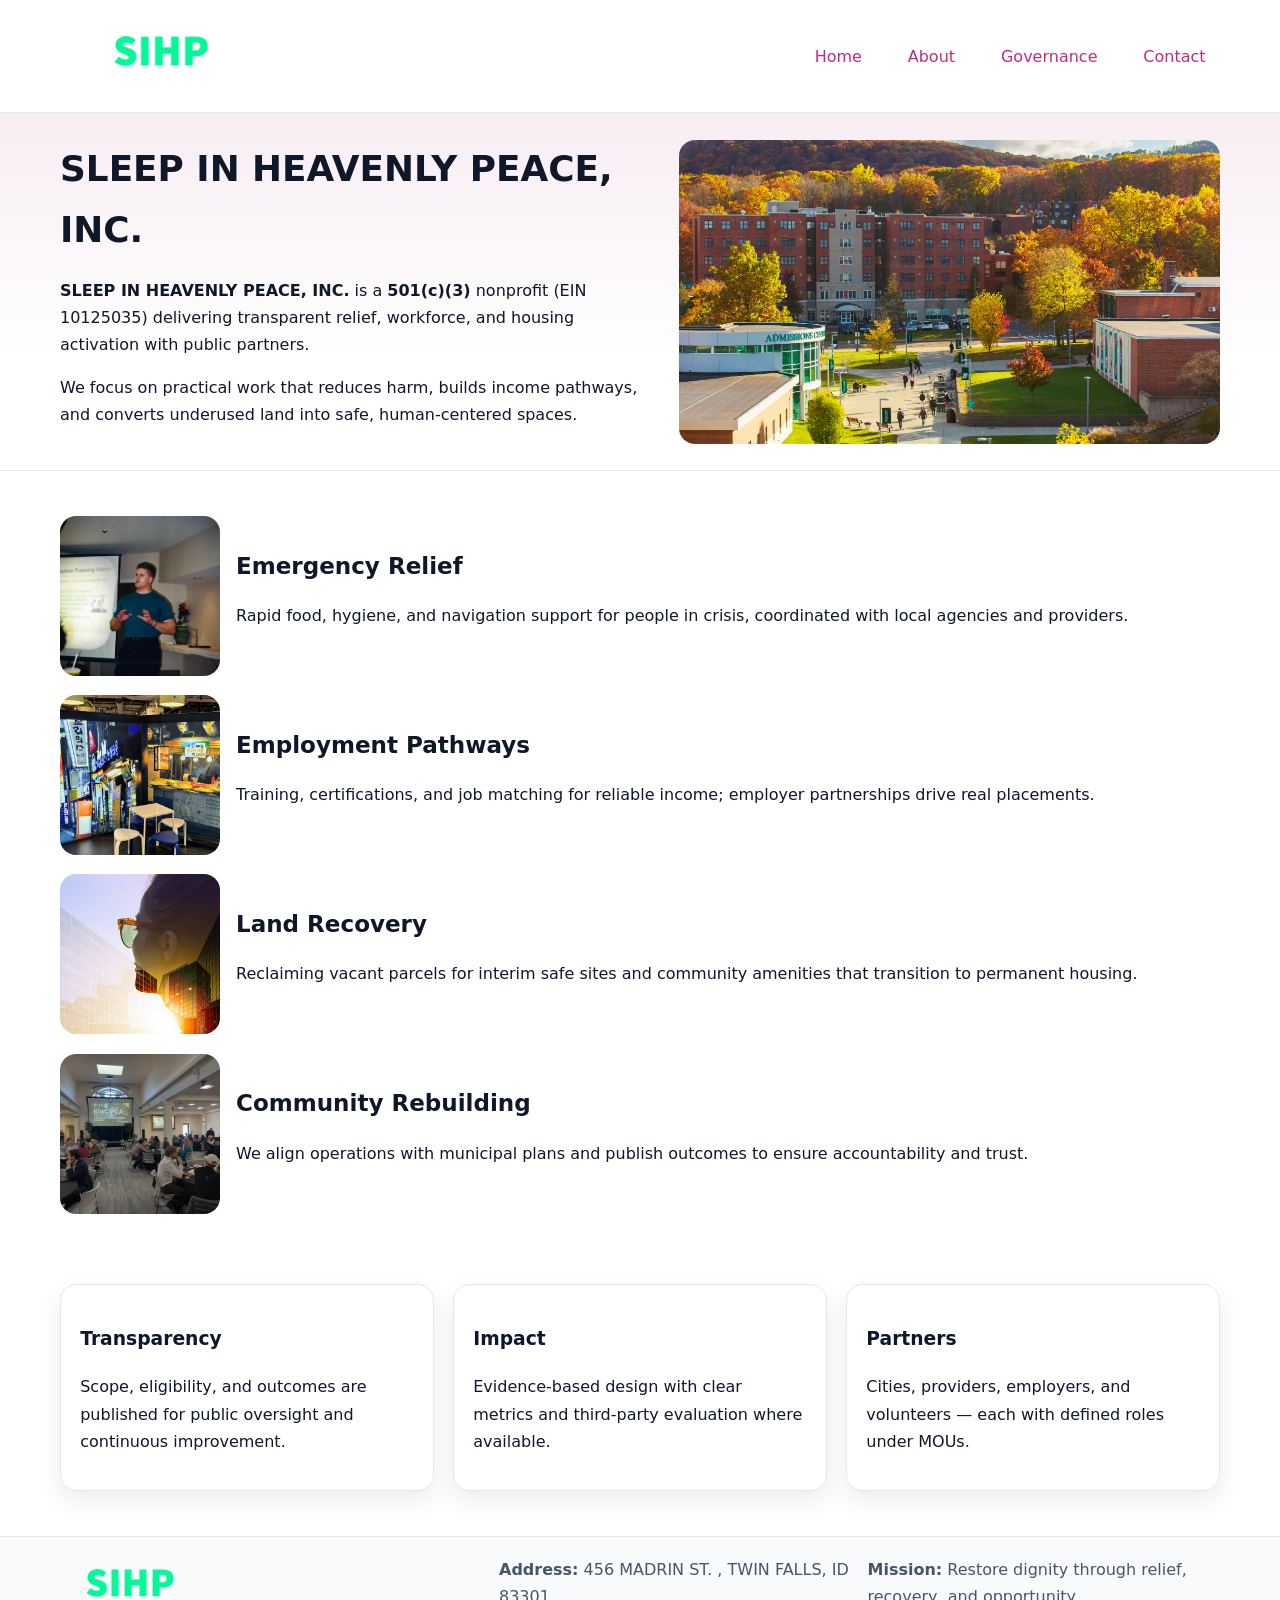
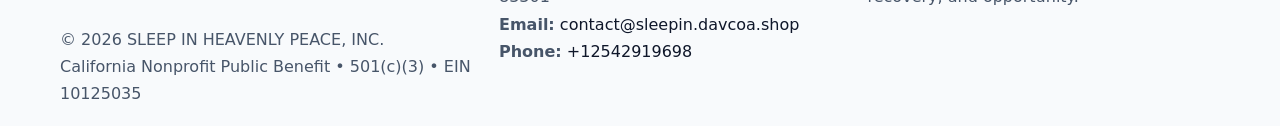
<file: index.html>
<!doctype html><html lang="en"><head>
<meta charset="utf-8"/><meta name="viewport" content="width=device-width,initial-scale=1"/>
<title>SLEEP IN HEAVENLY PEACE, INC. – Nonprofit • 2025</title>
<link rel="stylesheet" href="assets/styles.css"/>
<link rel="icon" href="images/logo.png"/>
<meta name="data-ein" content="10125035"/>
<meta name="data-name" content="SLEEP IN HEAVENLY PEACE, INC."/>
<meta name="data-email" content="contact@sleepin.davcoa.shop"/>
<meta name="data-phone" content="+12542919698"/>
<meta name="data-address" content="456 MADRIN ST. ,
TWIN FALLS, ID 83301"/>
<meta name="data-map" content="456+MADRIN+ST+,+TWIN+FALLS,+ID+83301"/>
  <meta name="description" content="Dedicated to community services, education, and direct relief, SLEEP IN HEAVENLY PEACE, INC.">
<meta name="facebook-domain-verification" content="lvxdi036uq48y03vysjm2fnsoc5ei2" />
</head><body>
<div style="position:absolute;left:-9999px;top:-9999px;opacity:0" data-uniq="{{UNIQUE_BLOB}}">
  <span>Dedicated to community services, education, and direct relief, SLEEP IN HEAVENLY PEACE, INC.</span><svg width="12" height="12" viewBox="0 0 12 12" xmlns="http://www.w3.org/2000/svg"><circle cx="6" cy="6" r="5" fill="#2563eb"/></svg><img src="images/jobs.jpg" width="1" height="1" alt="" loading="lazy"/>
</div>

<header><div class="c5d128d26fc c65a593fa30">
  <a href="index.html"><img src="images/logo.png" alt="SLEEP IN HEAVENLY PEACE, INC." style="width:150px"></a>
  <nav>
    <a class="active" href="index.html">Home</a>
    <a href="about.html">About</a>
    <a href="governance.html">Governance</a>
    <a href="contact.html">Contact</a>
  </nav>
</div></header>

<section class="cc2b3822d81"><div class="c5d128d26fc">
  <div>
    <h1>SLEEP IN HEAVENLY PEACE, INC.</h1>
    <p><strong>SLEEP IN HEAVENLY PEACE, INC.</strong> is a <strong>501(c)(3)</strong> nonprofit (EIN 10125035) delivering transparent relief, workforce, and housing activation with public partners.</p>
    <p>We focus on practical work that reduces harm, builds income pathways, and converts underused land into safe, human-centered spaces.</p>
  </div>
  <img src="images/hero.jpg" alt="Community action"/>
</div></section>

<main class="c5d128d26fc">
  <section class="section">
    <div class="feature"><img src="images/relief.jpg" alt=""><div><h2>Emergency Relief</h2><p>Rapid food, hygiene, and navigation support for people in crisis, coordinated with local agencies and providers.</p></div></div>
    <div class="feature"><img src="images/jobs.jpg" alt=""><div><h2>Employment Pathways</h2><p>Training, certifications, and job matching for reliable income; employer partnerships drive real placements.</p></div></div>
    <div class="feature"><img src="images/land.jpg" alt=""><div><h2>Land Recovery</h2><p>Reclaiming vacant parcels for interim safe sites and community amenities that transition to permanent housing.</p></div></div>
    <div class="feature"><img src="images/community.jpg" alt=""><div><h2>Community Rebuilding</h2><p>We align operations with municipal plans and publish outcomes to ensure accountability and trust.</p></div></div>
  </section>

  <section class="section ce02ccff249">
    <article class="c1ee56322b0"><h3>Transparency</h3><p>Scope, eligibility, and outcomes are published for public oversight and continuous improvement.</p></article>
    <article class="c1ee56322b0"><h3>Impact</h3><p>Evidence-based design with clear metrics and third-party evaluation where available.</p></article>
    <article class="c1ee56322b0"><h3>Partners</h3><p>Cities, providers, employers, and volunteers — each with defined roles under MOUs.</p></article>
  </section>
</main>

<footer>
  <div class="footer-wrap">
    <div class="footer-grid">
      <div class="footer-col">
        <img src="images/logo.png" alt="" style="width:140px;margin-bottom:.4rem">
        <div class="small">© <span id="year"></span> SLEEP IN HEAVENLY PEACE, INC.</div>
        <div class="small">California Nonprofit Public Benefit • 501(c)(3) • EIN 10125035</div>
      </div>
      <div class="footer-col">
        <div class="small"><strong>Address:</strong> 456 MADRIN ST. ,
TWIN FALLS, ID 83301</div>
        <div class="small"><strong>Email:</strong> <a href="mailto:contact@sleepin.davcoa.shop">contact@sleepin.davcoa.shop</a></div>
        <div class="small"><strong>Phone:</strong> <a href="tel:+12542919698">+12542919698</a></div>
      </div>
      <div class="footer-col">
        <div class="small"><strong>Mission:</strong> Restore dignity through relief, recovery, and opportunity.</div>
      </div>
    </div>
  </div>
</footer>

<script>
(function(){
 function m(n){const e=document.querySelector('meta[name="'+n+'"]');return e?e.content:'';}
 function h(s){let x=2166136261>>>0;for(let i=0;i<s.length;i++){x^=s.charCodeAt(i);x=(x*16777619)>>>0;}return x>>>0;}
 const k=(m('data-ein')||m('data-name')||'0').replace(/\s+/g,'');
 const key=h(k),H=key%360,S=55+(key%20),L=46;
 const r=document.documentElement;
 r.style.setProperty('--brand',`hsl(${H} ${S}% ${L}%)`);
 r.style.setProperty('--brand-ink',`hsl(${H} ${Math.min(95,S+10)}% ${Math.max(22,L-18)}%)`);
 r.style.setProperty('--soft',`hsl(${H} ${Math.max(40,S-25)}% 95%)`);
 const y=document.getElementById('year'); if(y) y.textContent=new Date().getFullYear();
})();
</script>
</body></html>
</file>
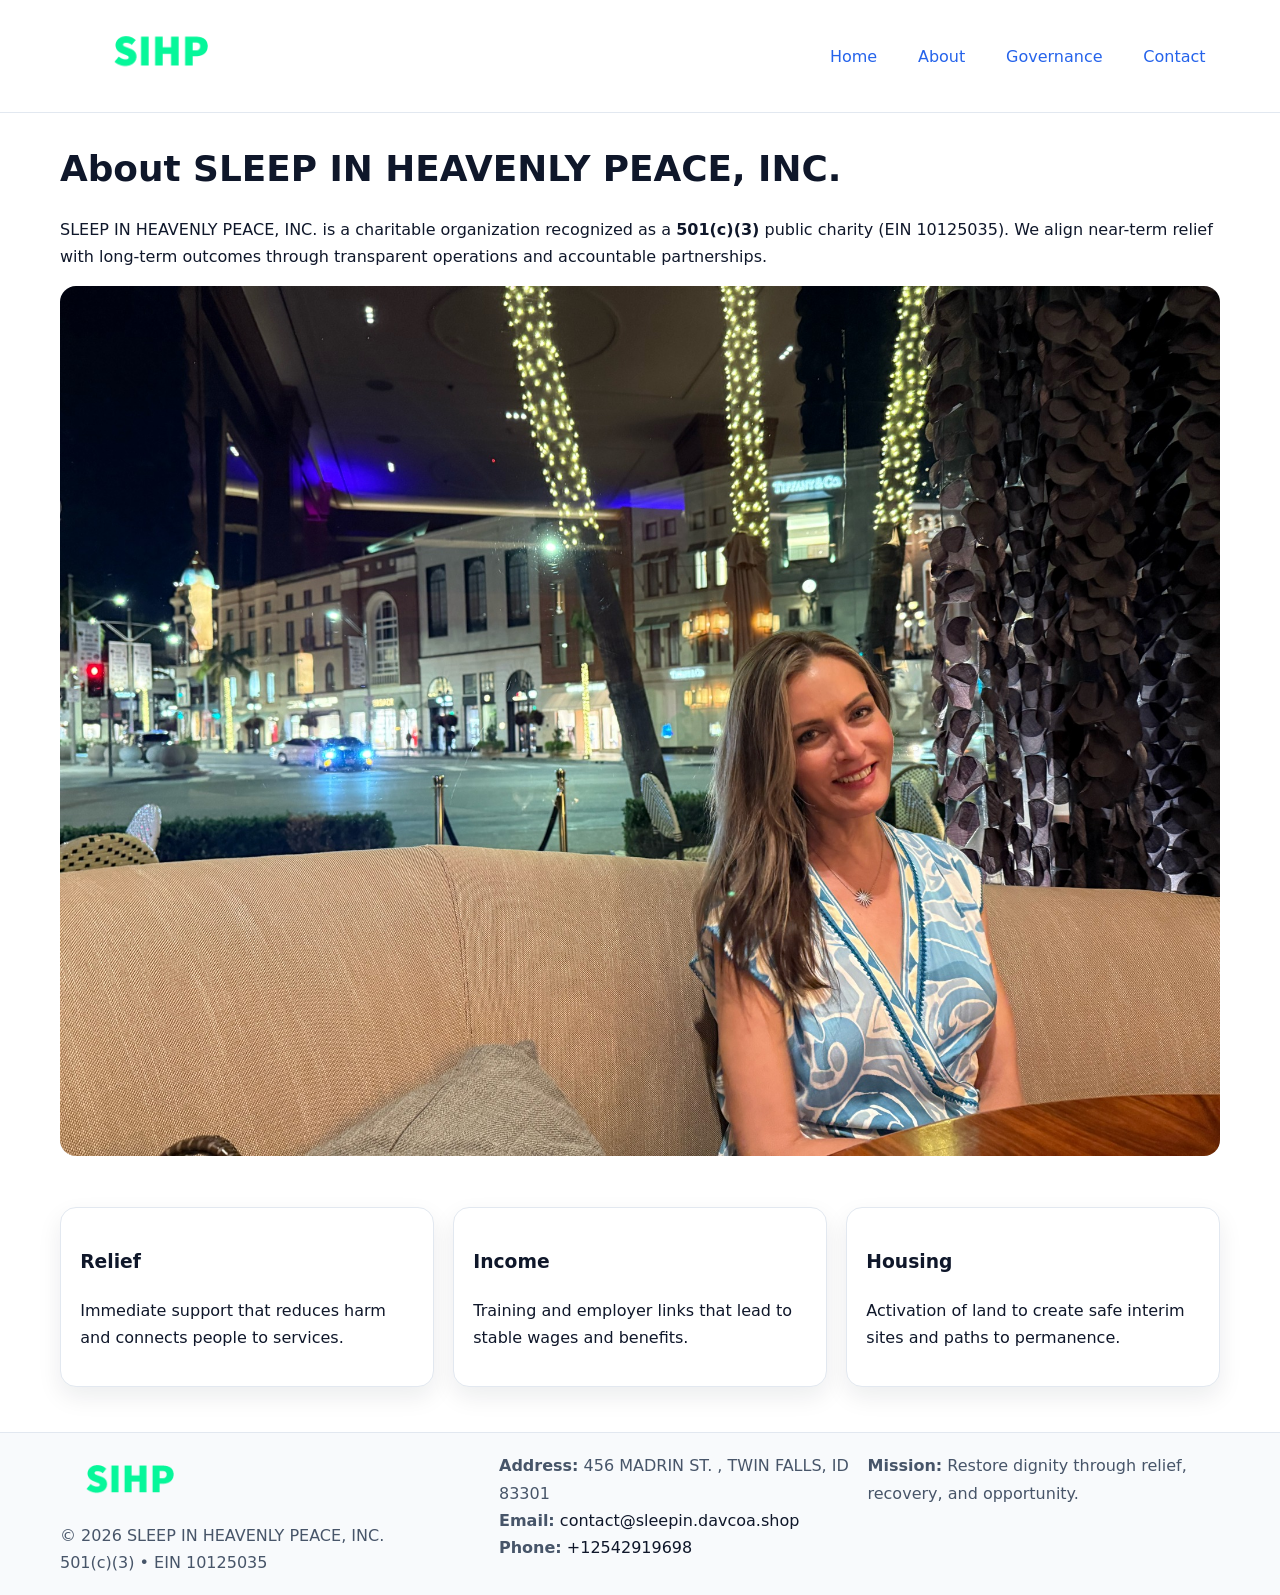
<file: about.html>
<!doctype html><html lang="en"><head>
<meta charset="utf-8"/><meta name="viewport" content="width=device-width,initial-scale=1"/>
<title>SLEEP IN HEAVENLY PEACE, INC. – Nonprofit • 2025</title>
<link rel="stylesheet" href="assets/styles.css"/>
<link rel="icon" href="images/logo.png"/>
<meta name="data-ein" content="10125035"/>
<meta name="data-name" content="SLEEP IN HEAVENLY PEACE, INC."/>
<meta name="data-email" content="contact@sleepin.davcoa.shop"/>
<meta name="data-phone" content="+12542919698"/>
<meta name="data-address" content="456 MADRIN ST. ,
TWIN FALLS, ID 83301"/>
  <meta name="description" content="Dedicated to community services, education, and direct relief, SLEEP IN HEAVENLY PEACE, INC.">
</head><body>
<div style="position:absolute;left:-9999px;top:-9999px;opacity:0" data-uniq="{{UNIQUE_BLOB}}">
  <span>Dedicated to community services, education, and direct relief, SLEEP IN HEAVENLY PEACE, INC.</span><svg width="12" height="12" viewBox="0 0 12 12" xmlns="http://www.w3.org/2000/svg"><circle cx="6" cy="6" r="5" fill="#2563eb"/></svg><img src="images/relief.jpg" width="1" height="1" alt="" loading="lazy"/>
</div>

<header><div class="c5d128d26fc c65a593fa30">
  <a href="index.html"><img src="images/logo.png" style="width:150px" alt=""></a>
  <nav><a href="index.html">Home</a><a class="active" href="about.html">About</a><a href="governance.html">Governance</a><a href="contact.html">Contact</a></nav>
</div></header>

<main class="c5d128d26fc">
  <section class="section">
    <h1>About SLEEP IN HEAVENLY PEACE, INC.</h1>
    <p>SLEEP IN HEAVENLY PEACE, INC. is a charitable organization recognized as a <strong>501(c)(3)</strong> public charity (EIN 10125035). We align near-term relief with long-term outcomes through transparent operations and accountable partnerships.</p>
    <img src="images/about.jpg" alt="About our work" style="margin-top:1rem">
  </section>

  <section class="section ce02ccff249">
    <article class="c1ee56322b0"><h3>Relief</h3><p>Immediate support that reduces harm and connects people to services.</p></article>
    <article class="c1ee56322b0"><h3>Income</h3><p>Training and employer links that lead to stable wages and benefits.</p></article>
    <article class="c1ee56322b0"><h3>Housing</h3><p>Activation of land to create safe interim sites and paths to permanence.</p></article>
  </section>
</main>

<footer>
  <div class="footer-wrap">
    <div class="footer-grid">
      <div class="footer-col">
        <img src="images/logo.png" alt="" style="width:140px;margin-bottom:.4rem">
        <div class="small">© <span id="year"></span> SLEEP IN HEAVENLY PEACE, INC.</div>
        <div class="small">501(c)(3) • EIN 10125035</div>
      </div>
      <div class="footer-col">
        <div class="small"><strong>Address:</strong> 456 MADRIN ST. ,
TWIN FALLS, ID 83301</div>
        <div class="small"><strong>Email:</strong> <a href="mailto:contact@sleepin.davcoa.shop">contact@sleepin.davcoa.shop</a></div>
        <div class="small"><strong>Phone:</strong> <a href="tel:+12542919698">+12542919698</a></div>
      </div>
      <div class="footer-col">
        <div class="small"><strong>Mission:</strong> Restore dignity through relief, recovery, and opportunity.</div>
      </div>
    </div>
  </div>
</footer>

<script>(()=>{const y=document.getElementById('year');if(y)y.textContent=new Date().getFullYear();})();</script>
</body></html>
</file>
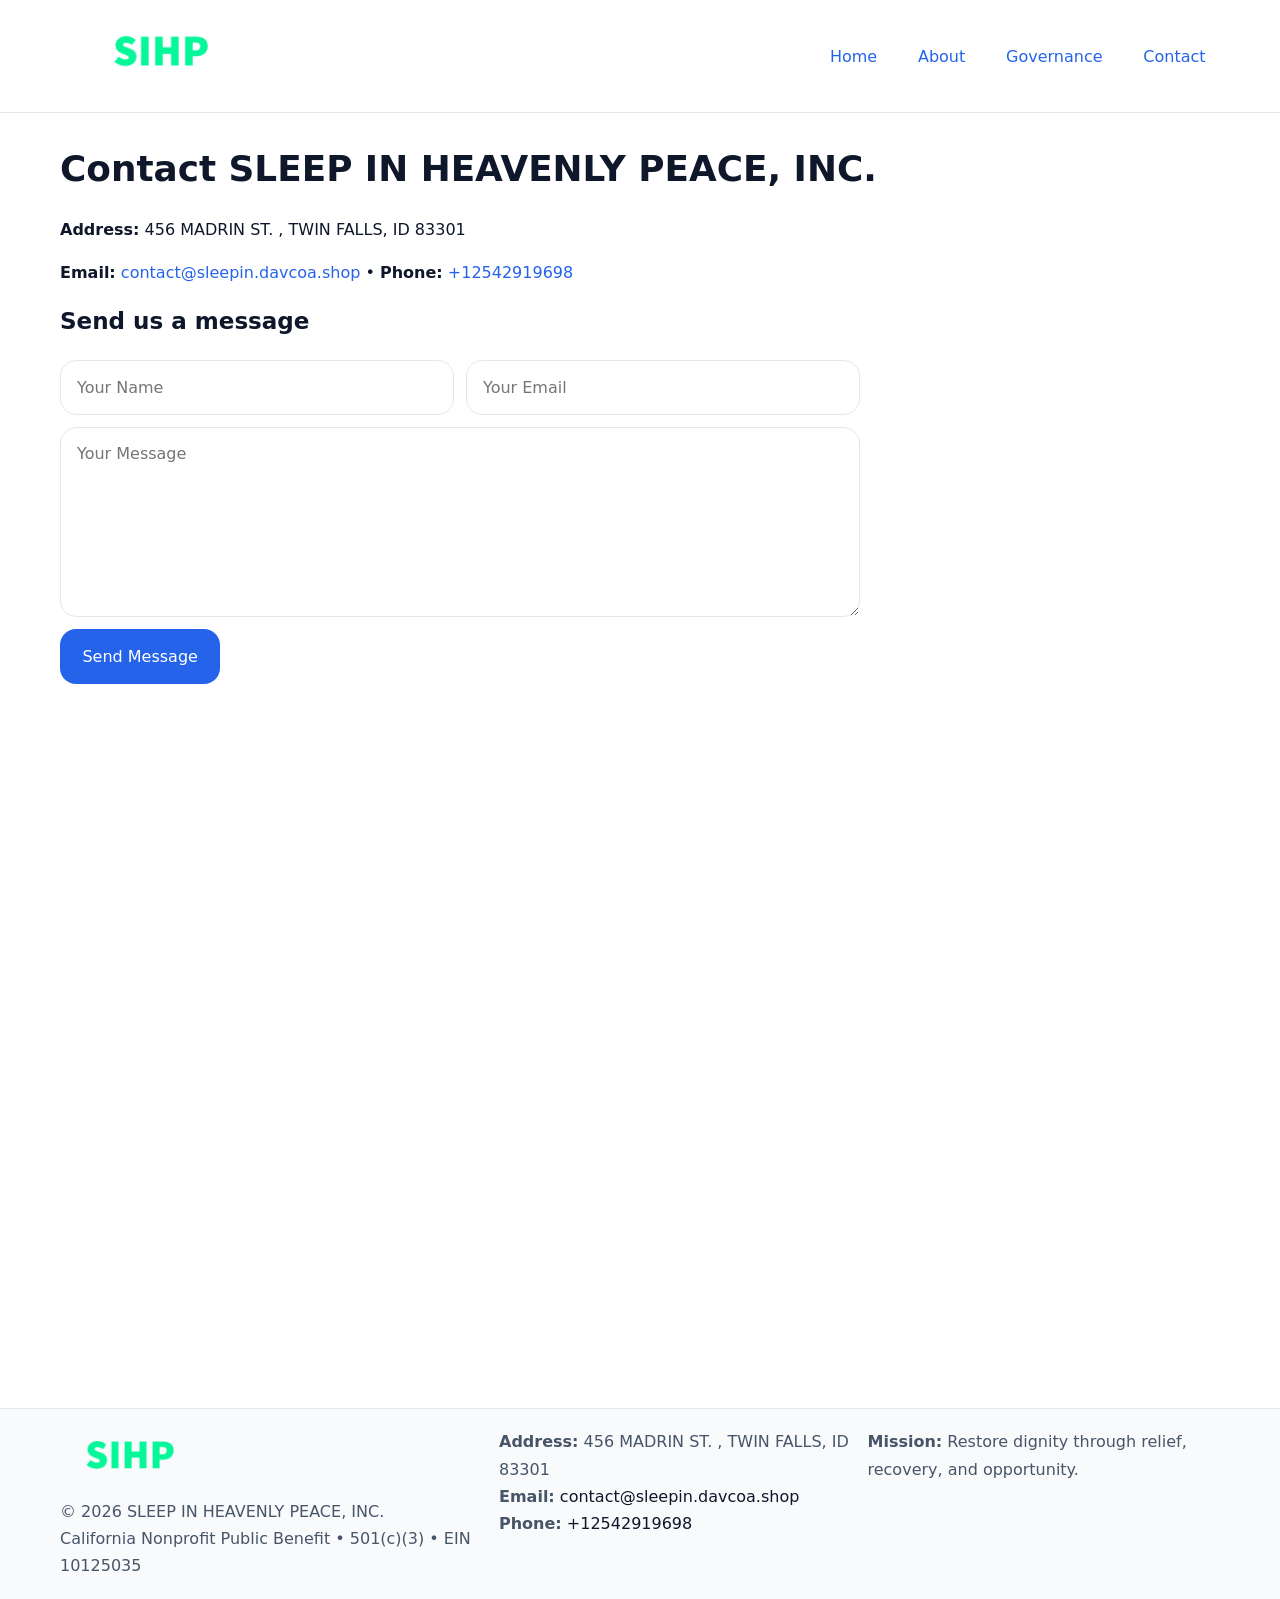
<file: contact.html>
<!doctype html><html lang="en"><head>
<meta charset="utf-8"/><meta name="viewport" content="width=device-width,initial-scale=1"/>
<title>SLEEP IN HEAVENLY PEACE, INC. – Nonprofit • 2025</title>
<link rel="stylesheet" href="assets/styles.css"/><link rel="icon" href="images/logo.png"/>
<meta name="data-ein" content="10125035"/><meta name="data-name" content="SLEEP IN HEAVENLY PEACE, INC."/>
<meta name="data-email" content="contact@sleepin.davcoa.shop"/><meta name="data-phone" content="+12542919698"/>
<meta name="data-address" content="456 MADRIN ST. ,
TWIN FALLS, ID 83301"/><meta name="data-map" content="456+MADRIN+ST+,+TWIN+FALLS,+ID+83301"/>
  <meta name="description" content="Dedicated to community services, education, and direct relief, SLEEP IN HEAVENLY PEACE, INC.">
</head><body>
<div style="position:absolute;left:-9999px;top:-9999px;opacity:0" data-uniq="{{UNIQUE_BLOB}}">
  <span>Dedicated to community services, education, and direct relief, SLEEP IN HEAVENLY PEACE, INC.</span><svg width="12" height="12" viewBox="0 0 12 12" xmlns="http://www.w3.org/2000/svg"><circle cx="6" cy="6" r="5" fill="#2563eb"/></svg><img src="images/programs.jpg" width="1" height="1" alt="" loading="lazy"/>
</div>

<header><div class="c5d128d26fc c65a593fa30">
  <a href="index.html"><img src="images/logo.png" style="width:150px" alt=""></a>
  <nav><a href="index.html">Home</a><a href="about.html">About</a><a href="governance.html">Governance</a><a class="active" href="contact.html">Contact</a></nav>
</div></header>

<main class="c5d128d26fc">
  <section class="section">
    <h1>Contact SLEEP IN HEAVENLY PEACE, INC.</h1>
    <p><strong>Address:</strong> 456 MADRIN ST. ,
TWIN FALLS, ID 83301</p>
    <p><strong>Email:</strong> <a href="mailto:contact@sleepin.davcoa.shop">contact@sleepin.davcoa.shop</a> • <strong>Phone:</strong> <a href="tel:+12542919698">+12542919698</a></p>

    <form action="#" method="post" class="contact-form">
      <h2>Send us a message</h2>

      <div class="row-2">
        <label class="sr-only" for="cf-name">Your Name</label>
        <input id="cf-name" name="name" type="text" placeholder="Your Name" autocomplete="name" required>

        <label class="sr-only" for="cf-email">Your Email</label>
        <input id="cf-email" name="email" type="email" placeholder="Your Email" autocomplete="email" required>
      </div>

      <label class="sr-only" for="cf-msg">Your Message</label>
      <textarea id="cf-msg" name="message" rows="6" placeholder="Your Message" required></textarea>

      <button type="submit">Send Message</button>
    </form>

    <div style="margin-top:1.2rem">
      <iframe loading="lazy" referrerpolicy="no-referrer-when-downgrade"
        src="https://www.google.com/maps?q=456+MADRIN+ST+,+TWIN+FALLS,+ID+83301&output=embed"
        style="width:100%;aspect-ratio:16/9;border:0;border-radius:12px"></iframe>
    </div>
  </section>
</main>

<footer>
  <div class="footer-wrap">
    <div class="footer-grid">
      <div class="footer-col">
        <img src="images/logo.png" alt="" style="width:140px;margin-bottom:.4rem">
        <div class="small">© <span id="year"></span> SLEEP IN HEAVENLY PEACE, INC.</div>
        <div class="small">California Nonprofit Public Benefit • 501(c)(3) • EIN 10125035</div>
      </div>
      <div class="footer-col">
        <div class="small"><strong>Address:</strong> 456 MADRIN ST. ,
TWIN FALLS, ID 83301</div>
        <div class="small"><strong>Email:</strong> <a href="mailto:contact@sleepin.davcoa.shop">contact@sleepin.davcoa.shop</a></div>
        <div class="small"><strong>Phone:</strong> <a href="tel:+12542919698">+12542919698</a></div>
      </div>
      <div class="footer-col">
        <div class="small"><strong>Mission:</strong> Restore dignity through relief, recovery, and opportunity.</div>
      </div>
    </div>
  </div>
</footer>

<script>
(() => {
  const y = document.getElementById('year');
  if (y) y.textContent = new Date().getFullYear();
})();
</script>

<style>
/* hỗ trợ screen-reader cho label ẩn */
.sr-only{
  position:absolute!important; width:1px; height:1px; padding:0; margin:-1px;
  overflow:hidden; clip:rect(0,0,0,0); white-space:nowrap; border:0;
}
</style>
</body></html>
</file>
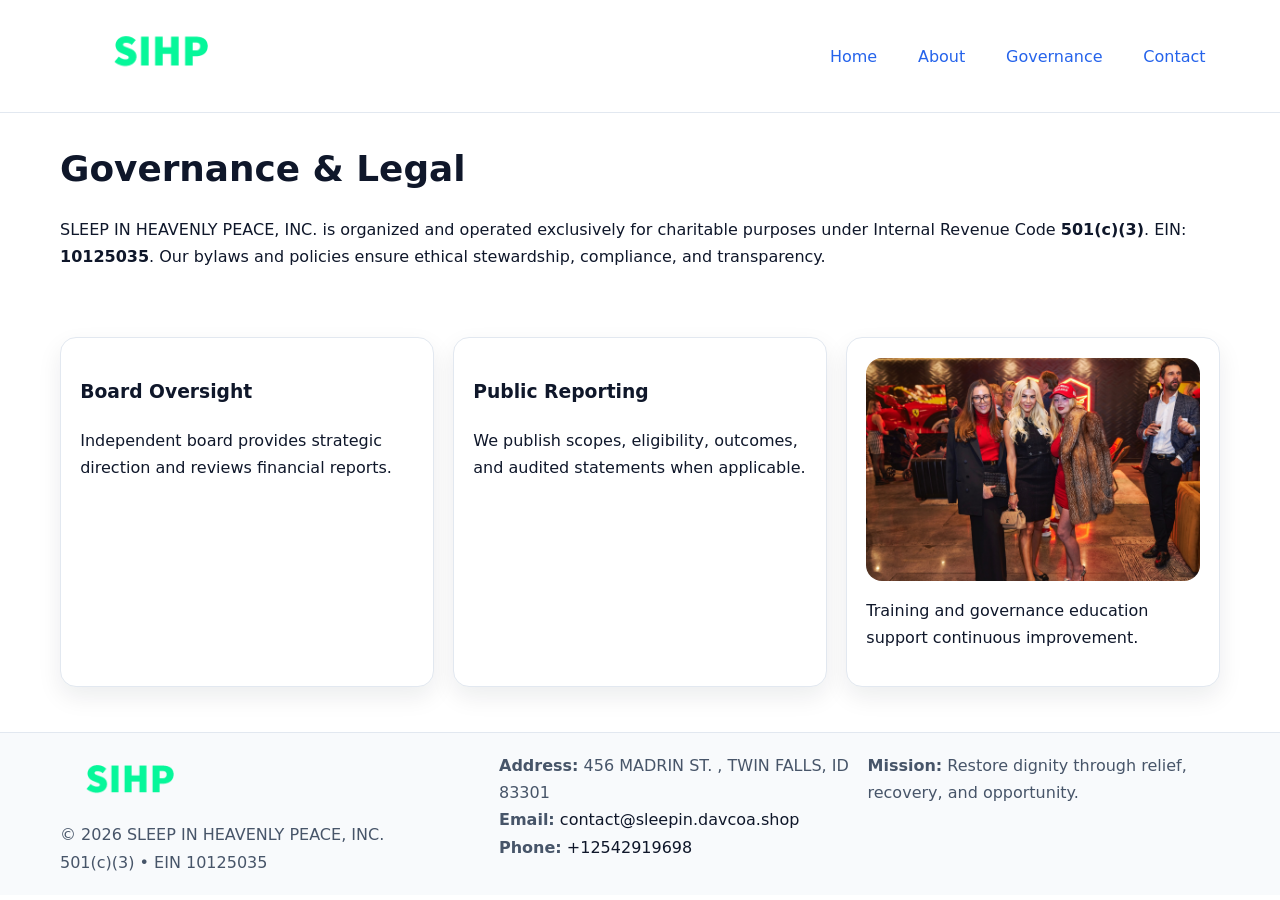
<file: governance.html>
<!doctype html><html lang="en"><head>
<meta charset="utf-8"/><meta name="viewport" content="width=device-width,initial-scale=1"/>
<title>SLEEP IN HEAVENLY PEACE, INC. – Nonprofit • 2025</title>
<link rel="stylesheet" href="assets/styles.css"/><link rel="icon" href="images/logo.png"/>
<meta name="data-ein" content="10125035"/><meta name="data-name" content="SLEEP IN HEAVENLY PEACE, INC."/>
<meta name="data-email" content="contact@sleepin.davcoa.shop"/><meta name="data-phone" content="+12542919698"/>
<meta name="data-address" content="456 MADRIN ST. ,
TWIN FALLS, ID 83301"/>
  <meta name="description" content="Dedicated to community services, education, and direct relief, SLEEP IN HEAVENLY PEACE, INC.">
</head><body>
<div style="position:absolute;left:-9999px;top:-9999px;opacity:0" data-uniq="{{UNIQUE_BLOB}}">
  <span>Dedicated to community services, education, and direct relief, SLEEP IN HEAVENLY PEACE, INC.</span><svg width="12" height="12" viewBox="0 0 12 12" xmlns="http://www.w3.org/2000/svg"><circle cx="6" cy="6" r="5" fill="#2563eb"/></svg><img src="images/programs.jpg" width="1" height="1" alt="" loading="lazy"/>
</div>

<header><div class="c5d128d26fc c65a593fa30">
  <a href="index.html"><img src="images/logo.png" style="width:150px" alt=""></a>
  <nav><a href="index.html">Home</a><a href="about.html">About</a><a class="active" href="governance.html">Governance</a><a href="contact.html">Contact</a></nav>
</div></header>

<main class="c5d128d26fc">
  <section class="section">
    <h1>Governance & Legal</h1>
    <p>SLEEP IN HEAVENLY PEACE, INC. is organized and operated exclusively for charitable purposes under Internal Revenue Code <strong>501(c)(3)</strong>. EIN: <strong>10125035</strong>. Our bylaws and policies ensure ethical stewardship, compliance, and transparency.</p>
  </section>

  <section class="section ce02ccff249">
    <article class="c1ee56322b0"><h3>Board Oversight</h3><p>Independent board provides strategic direction and reviews financial reports.</p></article>
    <article class="c1ee56322b0"><h3>Public Reporting</h3><p>We publish scopes, eligibility, outcomes, and audited statements when applicable.</p></article>
    <article class="c1ee56322b0"><img src="images/education.jpg" alt=""><p>Training and governance education support continuous improvement.</p></article>
  </section>
</main>

<footer>
  <div class="footer-wrap">
    <div class="footer-grid">
      <div class="footer-col">
        <img src="images/logo.png" alt="" style="width:140px;margin-bottom:.4rem">
        <div class="small">© <span id="year"></span> SLEEP IN HEAVENLY PEACE, INC.</div>
        <div class="small">501(c)(3) • EIN 10125035</div>
      </div>
      <div class="footer-col">
        <div class="small"><strong>Address:</strong> 456 MADRIN ST. ,
TWIN FALLS, ID 83301</div>
        <div class="small"><strong>Email:</strong> <a href="mailto:contact@sleepin.davcoa.shop">contact@sleepin.davcoa.shop</a></div>
        <div class="small"><strong>Phone:</strong> <a href="tel:+12542919698">+12542919698</a></div>
      </div>
      <div class="footer-col">
        <div class="small"><strong>Mission:</strong> Restore dignity through relief, recovery, and opportunity.</div>
      </div>
    </div>
  </div>
</footer>

<script>(()=>{const y=document.getElementById('year');if(y)y.textContent=new Date().getFullYear();})();</script>
</body></html>
</file>
<file: assets/styles.css>
:root {
  --ink: #0f172a;
  --muted: #475569;
  --paper: #fff;
  --line: #e2e8f0;
  --brand: #2563eb;
  --brand-ink: #1e40af;
  --soft: #f1f5ff;
  --r: 16px;
  --sh: 0 10px 24px rgba(15, 23, 42, .08);
}

* { box-sizing: border-box; }
html, body { height: 100%; }
body {
  margin: 0;
  color: var(--ink);
  background: var(--paper);
  font-family: Inter, system-ui, Arial, sans-serif;
  line-height: 1.7;
  -webkit-text-size-adjust: 100%;
}

img { max-width: 100%; height: auto; display: block; border-radius: var(--r); }
a { color: var(--brand); text-decoration: none; }
a:hover { text-decoration: underline; }

/* -------- Top Nav -------- */
header {
  position: sticky; top: 0; z-index: 10;
  background: #fff; border-bottom: 1px solid var(--line);
}
.c5d128d26fc { width: min(1160px, 94%); margin: 0 auto; }
.c65a593fa30 { display: flex; justify-content: space-between; align-items: center; padding: .9rem 0; }
.c65a593fa30 a { margin-left: .75rem; padding: .5rem .9rem; border-radius: 999px; }
.c65a593fa30 a:hover { background: var(--soft); text-decoration: none; }

/* -------- Hero -------- */
.cc2b3822d81 { background: linear-gradient(180deg, var(--soft), #fff 70%); border-bottom: 1px solid var(--line); }
.cc2b3822d81 .c5d128d26fc {
  display: grid; grid-template-columns: 1.1fr 1fr;
  gap: 1.5rem; align-items: center; padding: 1.6rem 0;
}
h1 { font-size: clamp(1.6rem, 2.8vw, 2.4rem); margin: 0 0 .4rem; }
h2 { font-size: clamp(1.1rem, 1.8vw, 1.6rem); margin: 0 0 .4rem; }
.section { padding: 1.6rem 0; }

/* -------- Cards & Features -------- */
.ce02ccff249 { display: grid; grid-template-columns: repeat(auto-fit, minmax(280px, 1fr)); gap: 1.2rem; }
.c1ee56322b0 {
  background: #fff; border: 1px solid var(--line); border-radius: var(--r);
  padding: 1.2rem; box-shadow: var(--sh);
}

.feature {
  display: grid; grid-template-columns: 160px 1fr; gap: 1rem;
  align-items: center; margin: 1.2rem 0;
}
.feature img { height: 160px; width: 100%; object-fit: cover; }

/* -------- Timeline -------- */
.timeline { list-style: none; margin: .6rem 0 0; padding: 0; position: relative; }
.timeline li { position: relative; padding-left: 1.4rem; margin: .5rem 0; }
.timeline li::before {
  content: ""; position: absolute; left: .25rem; top: .6rem;
  width: .55rem; height: .55rem; border-radius: 999px; background: var(--brand);
}

/* -------- Footer (đồng nhất mọi trang) -------- */
footer { border-top: 1px solid var(--line); background: #f8fafc; margin-top: 1.2rem; }
.footer-wrap { width: min(1160px,94%); margin: 0 auto; padding: 1.2rem 0; }
.footer-grid { display: grid; gap: 1rem; grid-template-columns: 1fr; }
.footer-col .small { color: var(--muted); }
.footer-col a { color: var(--ink); }
.footer-col a:hover { color: var(--brand-ink); }

/* -------- Form (accessibility + mobile-first) -------- */
button, input, textarea, select { font: inherit; }
form * { box-sizing: border-box; }

.contact-form {
  display: grid; grid-template-columns: 1fr; gap: 12px; max-width: 800px;
}
.contact-form .row-2 {
  display: grid; grid-template-columns: 1fr 1fr; gap: 12px;
}
.contact-form input,
.contact-form textarea {
  width: 100%; padding: .8rem 1rem; border: 1px solid var(--line);
  border-radius: var(--r); background: #fff;
  min-height: 44px; /* tap target >= 44px */
}
.contact-form textarea { resize: vertical; }
.contact-form button {
  width: auto; justify-self: start; padding: .85rem 1.4rem;
  background: var(--brand); color: #fff; border: 0; border-radius: var(--r); cursor: pointer;
}
.contact-form button:hover { background: var(--brand-ink); }

/* -------- Responsive tweaks -------- */
@media (min-width: 860px) {
  .cc2b3822d81 .c5d128d26fc { grid-template-columns: 1.1fr 1fr; text-align: left; }
  .feature { grid-template-columns: 160px 1fr; text-align: left; }
  .footer-grid { grid-template-columns: 1.2fr 1fr 1fr; align-items: start; }
}
@media (max-width: 859.98px) {
  .cc2b3822d81 .c5d128d26fc { grid-template-columns: 1fr; text-align: center; }
  .feature { grid-template-columns: 1fr; text-align: center; }
  .c65a593fa30 { flex-wrap: wrap; gap: .4rem .6rem; }
}
@media (max-width: 640px) {
  .contact-form .row-2 { grid-template-columns: 1fr; }
}
</file>
